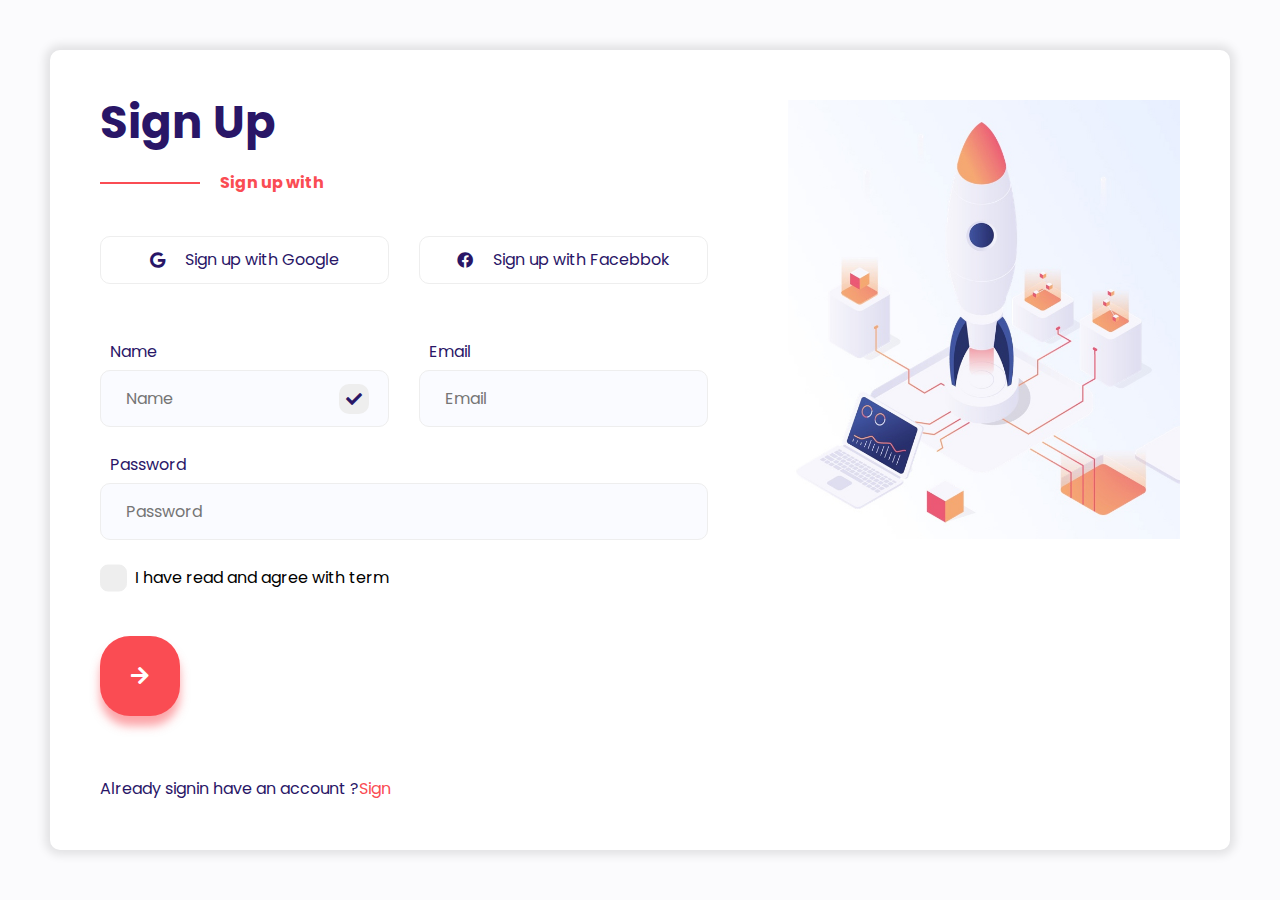
<file: code-form-tong-hop/index.html>
<html lang="en">
  <head>
    <meta charset="UTF-8" />
    <meta http-equiv="X-UA-Compatible" content="IE=edge" />
    <meta name="viewport" content="width=device-width, initial-scale=1.0" />
    <title>Luyện tập Front End Flexbox</title>
    <link rel="preconnect" href="https://fonts.googleapis.com" />
    <link rel="preconnect" href="https://fonts.gstatic.com" crossorigin />
    <link
      href="https://fonts.googleapis.com/css2?family=Poppins:ital@0;1&display=swap"
      rel="stylesheet"
    />
    <link
      rel="stylesheet"
      href="https://cdnjs.cloudflare.com/ajax/libs/font-awesome/5.15.1/css/all.min.css"
    />
    <link rel="stylesheet" href="./cssreset.css" />
    <link rel="stylesheet" href="./style.css" />
  </head>
  <body>
    <div class="signup">
      <div class="signup__content">
        <h1 class="signup__heading">Sign Up</h1>
        <h2 class="signup__caption">Sign up with</h2>
        <div class="signup-social">
          <div class="signup-social__item">
            <i class="fab fa-google signup-social__icon"></i>
            <span class="signup-social__text">Sign up with Google</span>
          </div>
          <div class="signup-social__item">
            <i class="fab fa-facebook signup-social__icon"></i>
            <span class="signup-social__text">Sign up with Facebbok</span>
          </div>
        </div>
        <form action="" class="signup-form">
          <div class="signup-form__row">
            <div class="signup-form__group">
              <label for="name" class="signup-form__label">Name</label>
              <div class="signup-form__validate">
                <input type="text" class="signup-form__input" id="name" required placeholder="Name">
                <div class="signup-form__check">
                  <i class="fa fa-check"></i>
                </div>
              </div>
            </div>
            <div class="signup-form__group">
              <label for="email" class="signup-form__label">Email</label>
              <input type="text" class="signup-form__input" id="email" required placeholder="Email">
            </div>
          </div>
          <div class="signup-form__group">
            <label for="password" class="signup-form__label">Password</label>
            <input type="text" class="signup-form__input" id="password" required placeholder="Password" minlength="10">
          </div>
          <div class="signup-form__term">
            <input type="checkbox" name="" id="term">
            <label for="term">I have read and agree with term</label>
          </div>
          <button class="signup-form__submit" type="submit">
            <i class="fa fa-arrow-right"></i>
          </button>
          <p class="signup__already">Already signin have an account ?<a href="http://">Sign</a></p>
        </form>
      </div>
      <div class="signup__image">
        <img src="./rocket.jpg" alt="">
      </div>
    </div>
  </body>
</html>
</file>
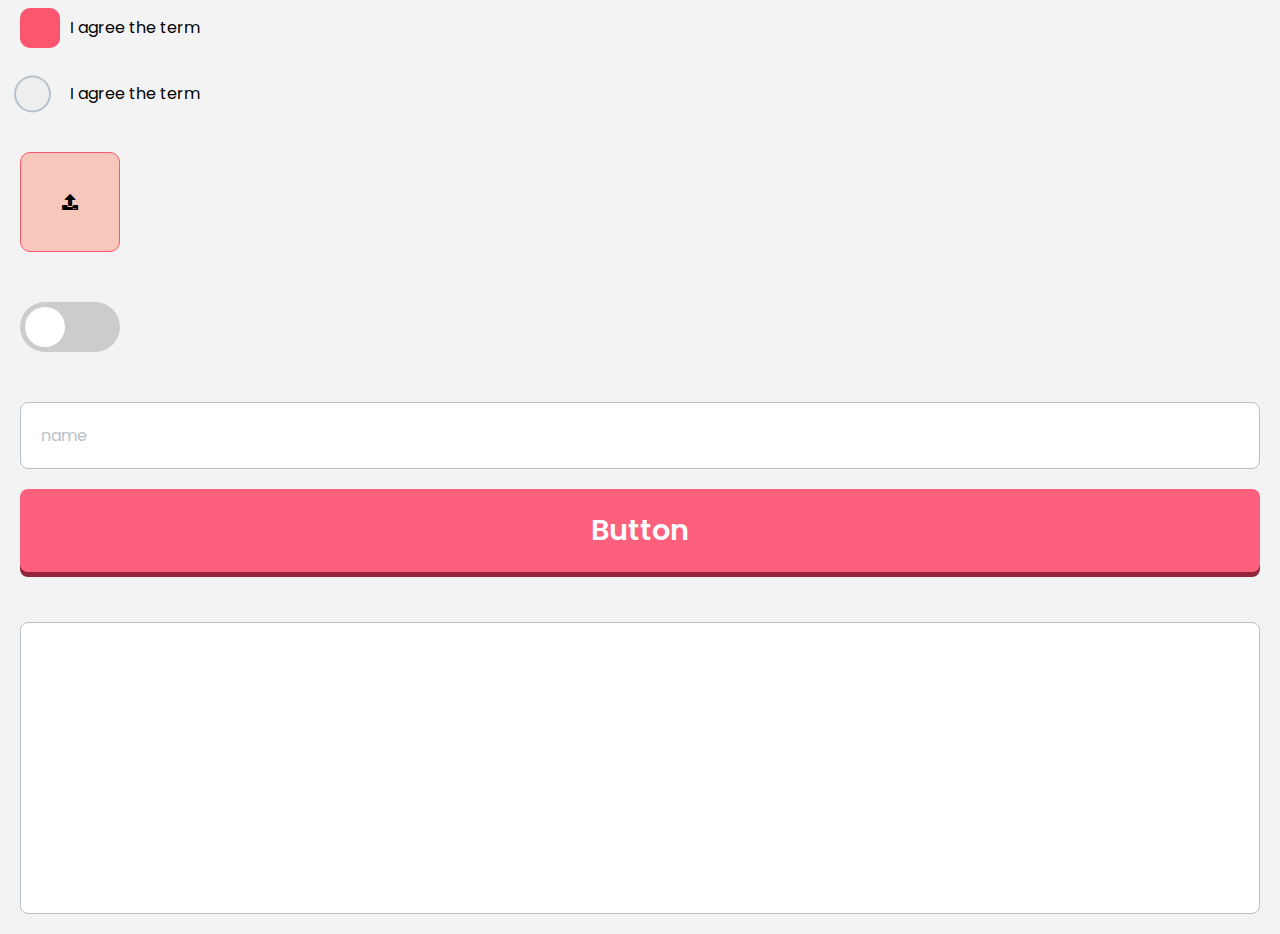
<file: custom-input/index.html>
<html lang="en">
  <head>
    <meta charset="UTF-8" />
    <meta http-equiv="X-UA-Compatible" content="IE=edge" />
    <meta name="viewport" content="width=device-width, initial-scale=1.0" />
    <title>Luyện tập Front End Flexbox</title>
    <link rel="preconnect" href="https://fonts.googleapis.com" />
    <link rel="preconnect" href="https://fonts.gstatic.com" crossorigin />
    <link
      href="https://fonts.googleapis.com/css2?family=Poppins:ital@0;1&display=swap"
      rel="stylesheet"
    />
    <link
      rel="stylesheet"
      href="https://cdnjs.cloudflare.com/ajax/libs/font-awesome/5.15.1/css/all.min.css"
    />
    <link rel="stylesheet" href="./cssreset.css" />
    <link rel="stylesheet" href="./style.css" />
  </head>
  <body>
    <div class="checkbox">
      <input type="checkbox" name="" id="checkbox__input" class="checkbox__input">
      <label for="checkbox__input" class="checkbox__label">I agree the term</label>
    </div>
    <div class="radio">
      <input type="radio" name="" id="radio__input" class="radio__input">
      <label for="radio__input" class="radio__label">I agree the term</label>
    </div>
    <div class="radio-demo"></div>
    <div class="file">
      <input type="file" id="file__input" class="file__input">
      <label for="file__input" class="file__label">
        <i class="fa fa-upload"></i>
      </label>
    </div>
    <div class="checkbox2">
      <input type="checkbox" name="" id="checkbox2__input" class="checkbox2__input">
      <label for="checkbox2__input" class="checkbox2__label">
        <div class="checkbox2__spin"></div>
      </label>
    </div>
    <input type="text" class="input-style" placeholder="name">
    <button class="button-style">Button</button>

    <textarea name="" id="" cols="30" rows="10" class="input-style"></textarea>
  </body>
</html>
</file>
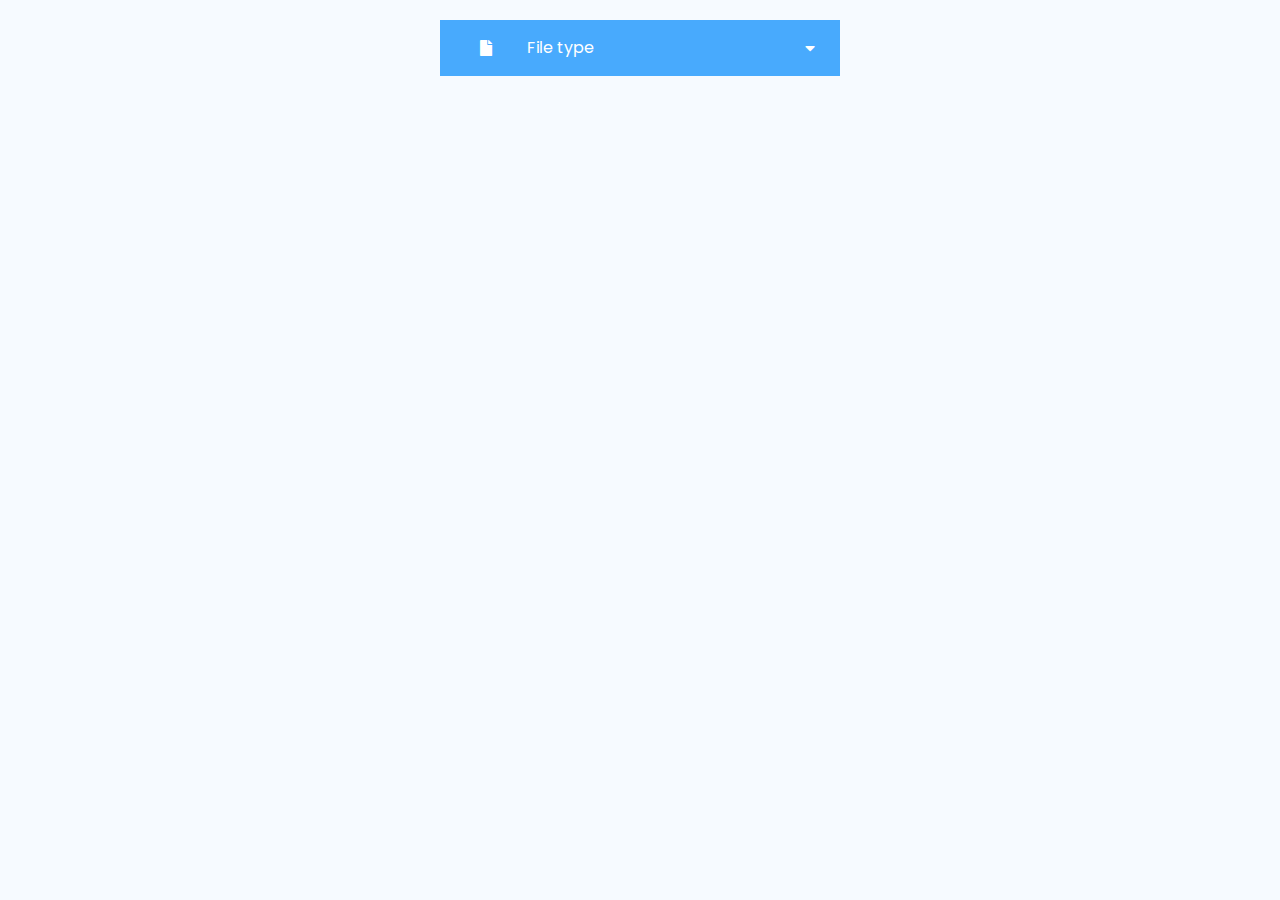
<file: dropdown/index.html>
<html lang="en">
  <head>
    <meta charset="UTF-8" />
    <meta http-equiv="X-UA-Compatible" content="IE=edge" />
    <meta name="viewport" content="width=device-width, initial-scale=1.0" />
    <title>Luyện tập Front EndDropdown</title>
    <link rel="preconnect" href="https://fonts.googleapis.com" />
    <link rel="preconnect" href="https://fonts.gstatic.com" crossorigin />
    <link
      href="https://fonts.googleapis.com/css2?family=Poppins:ital@0;1&display=swap"
      rel="stylesheet"
    />
    <link
      rel="stylesheet"
      href="https://cdnjs.cloudflare.com/ajax/libs/font-awesome/5.15.1/css/all.min.css"
    />
    <link rel="stylesheet" href="./cssreset.css" />
    <link rel="stylesheet" href="./style.css" />
  </head>
  <body>
    <div class="dropdown">
      <div class="dropdown__select">
        <i class="fa fa-file dropdown__icon"></i>
        <span class="dropdown__text">File type</span>
        <i class="fa fa-caret-down dropdown__caret"></i>
      </div>
      <ul class="dropdown__list">
        <li class="dropdown__item">
          <i class="fa fa-file dropdown__icon"></i>
          <span class="dropdown__text">Markup HTML</span>
        </li>
        <li class="dropdown__item">
          <i class="fa fa-file dropdown__icon"></i>
          <span class="dropdown__text">Markup HTML</span>
        </li>
        <li class="dropdown__item">
          <i class="fa fa-file dropdown__icon"></i>
          <span class="dropdown__text">Markup HTML</span>
        </li>
        <li class="dropdown__item">
          <i class="fa fa-file dropdown__icon"></i>
          <span class="dropdown__text">Markup HTML</span>
        </li>
      </ul>
    </div>
  </body>
</html>
</file>
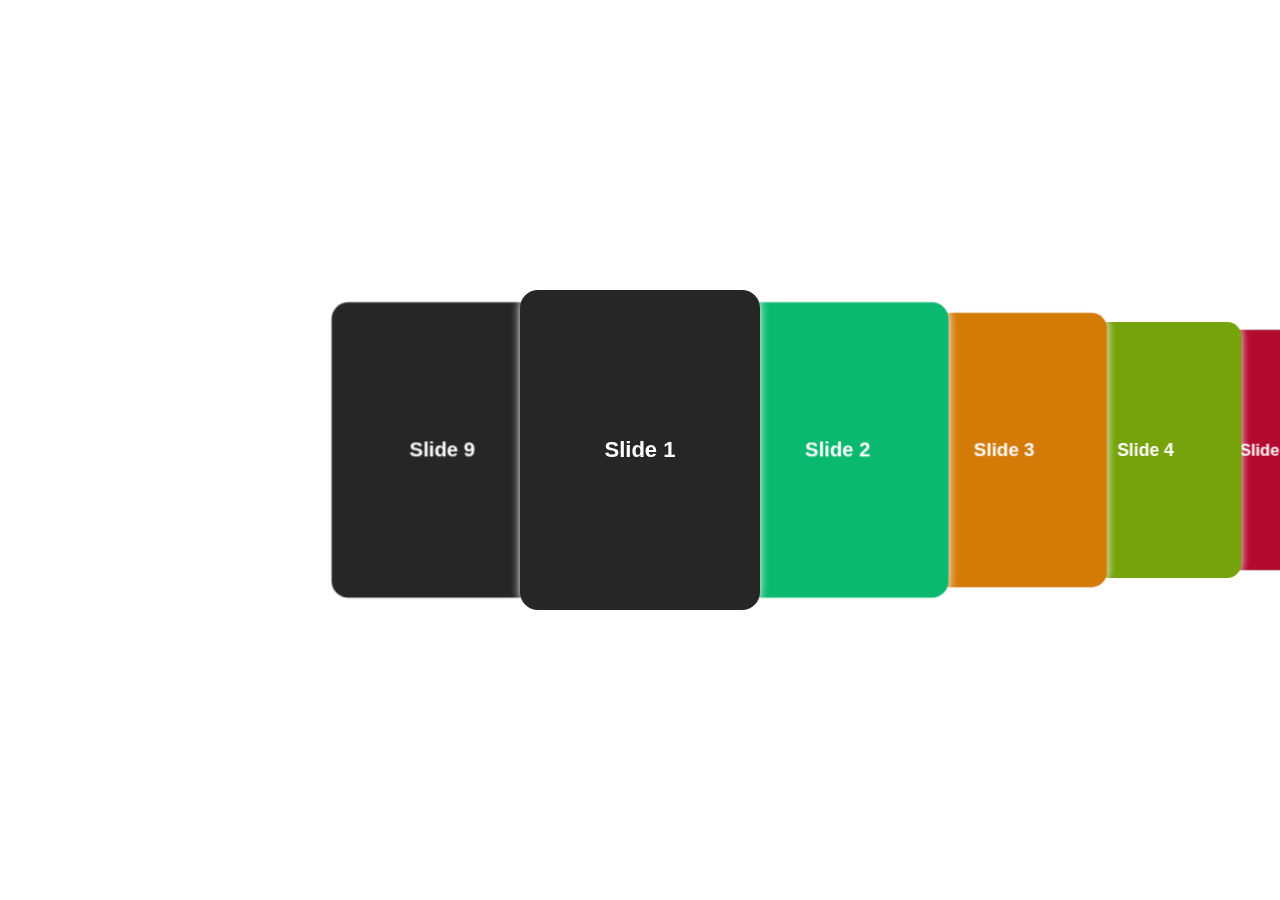
<file: swiper/index.html>
<!DOCTYPE html>
<html lang="en">
<head>
    <meta charset="UTF-8">
    <meta name="viewport" content="width=device-width, initial-scale=1.0">
    <title>Document</title>
    <!-- Link Swiper's CSS -->
    <link rel="stylesheet" href="https://unpkg.com/swiper/swiper-bundle.min.css"/>
    <!-- Swiper JS -->
    <!-- <script src="https://unpkg.com/swiper/swiper-bundle.min.js"></script> -->
    <script src="./swiper-bundle.min.js"></script>
    <link rel="stylesheet" href="./style.css" />
</head>
<body>
     <!-- Swiper -->
    <div class="swiper mySwiper">
        <div class="swiper-wrapper">
            <div class="swiper-slide">Slide 1</div>
            <div class="swiper-slide">Slide 2</div>
            <div class="swiper-slide">Slide 3</div>
            <div class="swiper-slide">Slide 4</div>
            <div class="swiper-slide">Slide 5</div>
            <div class="swiper-slide">Slide 6</div>
            <div class="swiper-slide">Slide 7</div>
            <div class="swiper-slide">Slide 8</div>
            <div class="swiper-slide">Slide 9</div>
        </div>
    </div>
    <script src="./jquery-3.7.1.min.js"></script>
    <script src="./script.js"></script>
    
</body>
</html>
</file>
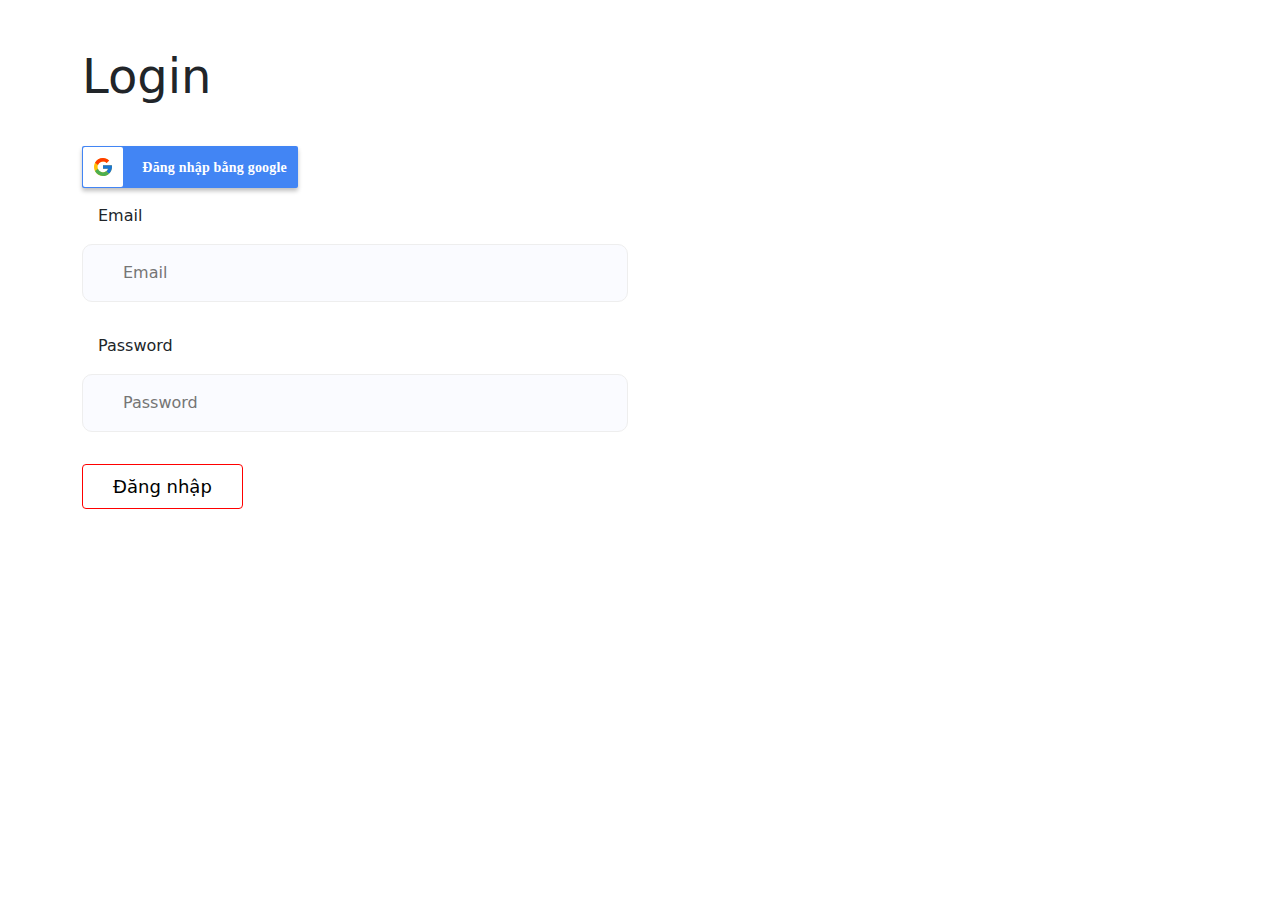
<file: table/index.html>
<!DOCTYPE html>
<html lang="en">
<head>
    <meta charset="UTF-8">
    <meta http-equiv="X-UA-Compatible" content="IE=edge">
    <meta name="viewport" content="width=device-width, initial-scale=1.0">
    <title>Login Google</title>
    <link rel="stylesheet" href="./cssreset.css" />
    <link rel="stylesheet" href="./style.css" />
    <link rel="stylesheet" href="./bootstrap5/bootstrap.min.css"/>
</head>
<body>
    <section class="iedg-login">
        <div class="container"> 
            <h1 class="iedg-title">Login</h1>
            <div class="row"> 
                <div class="col-lg-6">
                    
                        <div class="iedg-login__google-btn">
                            <a href="#">
                                <div class="google-icon-wrapper">
                                    <img class="google-icon" src="./assets/images/login/google.svg"/>
                                </div>
                                <p class="btn-text"><b>Đăng nhập bằng google</b></p>
                            </a>
                        </div>
                    
                    <form action="" class="signup-form">
                        <div class="signup-form__group">
                            <label for="email" class="signup-form__label">Email</label>
                            <input type="text" class="signup-form__input" id="email" required placeholder="Email">
                        </div>
                        <div class="signup-form__group">
                            <label for="password" class="signup-form__label">Password</label>
                            <input type="text" class="signup-form__input" id="password" required placeholder="Password" minlength="10">
                        </div>
                        <button class="signup-form__submit" type="submit">Đăng nhập</button>
                      </form>
                </div>
            </div>
        </div>
    </section>
    <script src="./bootstrap5/bootstrap.min.js"></script>
</body>
</html>
</file>
<file: code-form-tong-hop/style.css>
html {
  font-size: 62.5%;
}

* {
  box-sizing: border-box;
}

body {
  font-size: 1.6rem;
  font-family: "Poppins", sans-serif;
  font-weight: normal;
  background-color: #f3f3f3;
  padding: 2rem;
}

input, textarea, button, select {
  font-size: 1.6rem;
  font-family: "Poppins", sans-serif;
  font-weight: normal;
  outline: none;
}

a {
  text-decoration: none;
}

img {
  max-width: 100%;
  display: block;
}

body {
  background-color: #fbfbfd;
  padding: 5rem;
  min-height: 100vh;
}

.signup {
  width: 100%;
  height: 100%;
  background-color: white;
  border-radius: 10px;
  box-shadow: 0 0 10px 5px rgba(0, 0, 0, 0.1);
  padding: 5rem;
  display: flex;
  justify-content: space-between;
}
.signup__content, .signup__image {
  width: calc(50% - 4rem);
}
.signup__heading {
  font-weight: bold;
  font-size: 4.5rem;
  margin-bottom: 3rem;
  color: #291667;
}
.signup__caption {
  color: #fa4c53;
  font-weight: bold;
  margin-bottom: 4.5rem;
  position: relative;
  padding-left: 12rem;
}
.signup__caption:before {
  content: "";
  width: 10rem;
  height: 2px;
  background-color: #fa4c53;
  position: absolute;
  top: 50%;
  left: 0;
  margin-top: -1px;
}
.signup-social {
  display: flex;
  align-items: stretch;
  justify-content: space-between;
  flex-direction: row;
  flex-wrap: nowrap;
  margin-bottom: 6rem;
}
.signup-social__item {
  padding: 1.5rem 2.5rem;
  border-radius: 10px;
  border: 1px solid #eee;
  cursor: pointer;
  display: flex;
  align-items: center;
  justify-content: center;
  flex-direction: row;
  flex-wrap: nowrap;
  color: #291667;
  width: calc(50% - 1.5rem);
}
.signup-social__icon {
  margin-right: 2rem;
}
.signup-form__label {
  color: #291667;
  display: inline-block;
  margin-bottom: 1rem;
  transform: translateX(1rem);
  cursor: pointer;
}
.signup-form__input {
  padding: 1.5rem 2.5rem;
  border: 1px solid #eee;
  background-color: #fafbff;
  border-radius: 10px;
  display: block;
  width: 100%;
  transition: all 0.2s linear;
}
.signup-form__input:focus {
  background-color: white;
  border-color: #fa4c53;
}
.signup-form__input:focus + .signup-form__check {
  background-color: #fa4c53;
  color: white;
}
.signup-form__row {
  margin-bottom: 3rem;
  display: flex;
  align-items: stretch;
  justify-content: space-between;
  flex-direction: row;
  flex-wrap: nowrap;
}
.signup-form__row .signup-form__group {
  width: calc(50% - 1.5rem);
}
.signup-form__term input {
  display: none;
}
.signup-form__term input:checked + label:before {
  border-color: #fa4c53;
  background-color: #fa4c53;
}
.signup-form__term label {
  position: relative;
  cursor: pointer;
  display: inline-block;
  margin-top: 3rem;
  padding-left: 3.5rem;
  margin-bottom: 5rem;
}
.signup-form__term label:before {
  content: "";
  width: 2.5rem;
  height: 2.5rem;
  background-color: #eee;
  position: absolute;
  top: 50%;
  left: 0;
  transform: translateY(-50%);
  border-radius: 8px;
  border: 1px solid #eee;
  transition: all 0.25s linear;
}
.signup-form__submit {
  width: 8rem;
  height: 8rem;
  color: white;
  border: 0;
  border-radius: 3rem;
  background-color: #fa4c53;
  display: flex;
  align-items: center;
  justify-content: center;
  font-size: 2rem;
  cursor: pointer;
  margin-bottom: 65px;
  box-shadow: 0 10px 10px 0 rgba(250, 76, 83, 0.5);
}
.signup-form__validate {
  position: relative;
}
.signup-form__validate .signup-form__input {
  padding-right: 6rem;
}
.signup-form__check {
  width: 3rem;
  height: 3rem;
  border-radius: 10px;
  background-color: #eee;
  color: #291667;
  display: flex;
  align-items: center;
  justify-content: center;
  position: absolute;
  right: 2rem;
  top: 50%;
  transform: translateY(-50%);
  transition: all 0.2s linear;
}
.signup__already {
  color: #291667;
}
.signup__already a {
  color: #fa4c53;
}

@media screen and (max-width: 1439px) {
  .signup__content {
    width: calc(60% - 4rem);
  }
  .signup__image {
    width: calc(40% - 4rem);
  }
}
@media screen and (max-width: 1279px) {
  .signup__content {
    width: 100%;
  }
  .signup__image {
    display: none;
  }
}
@media screen and (max-width: 1279px) {
  body {
    padding: 2rem;
  }

  .signup {
    padding: 2rem;
  }
  .signup-social {
    flex-direction: column;
  }
  .signup-social__item {
    width: 100%;
    margin-bottom: 1rem;
  }
  .signup-form__row {
    flex-direction: column;
    margin-bottom: 0;
  }
  .signup-form__row .signup-form__group {
    width: 100%;
  }
  .signup-form__group {
    width: 100%;
    margin-bottom: 2rem;
  }
}

/*# sourceMappingURL=style.css.map */
</file>
<file: custom-input/style.css>
html {
  font-size: 62.5%;
}

* {
  box-sizing: border-box;
}

body {
  font-size: 1.6rem;
  font-family: "Poppins", sans-serif;
  font-weight: normal;
  background-color: #f3f3f3;
  padding: 2rem;
}

input, textarea, button, select {
  font-size: 1.6rem;
  font-family: "Poppins", sans-serif;
  font-weight: normal;
}

a {
  text-decoration: none;
}

img {
  max-width: 100%;
  display: block;
}

.checkbox__input {
  display: none;
}
.checkbox__input:checked + .checkbox__label:after {
  opacity: 1;
  visibility: visible;
}
.checkbox__label {
  position: relative;
  padding-left: 5rem;
  cursor: pointer;
}
.checkbox__label:before {
  content: "";
  width: 4rem;
  height: 4rem;
  background-color: #FC556F;
  position: absolute;
  top: 50%;
  left: 0;
  transform: translateY(-50%);
  border-radius: 1rem;
}
.checkbox__label:after {
  content: "";
  position: absolute;
  top: 0;
  left: 1rem;
  width: 2rem;
  height: 1rem;
  transform: rotate(-45deg);
  border-left: 3px solid white;
  border-bottom: 3px solid white;
  opacity: 0;
  visibility: hidden;
  transition: 0.2s linear;
}

.radio {
  margin-top: 5rem;
}
.radio__input {
  display: none;
}
.radio__input:checked + .radio__label:before {
  background-color: #FC556F;
  box-shadow: 0 0 0 4px #fff, 0 0 0 6px #FC556F;
}
.radio__label {
  position: relative;
  padding-left: 5rem;
  cursor: pointer;
}
.radio__label:before {
  content: "";
  width: 2.5rem;
  height: 2.5rem;
  border-radius: 3rem;
  background-color: #eee;
  box-shadow: 0 0 0 4px #eee, 0 0 0 6px #b7c1cb;
  position: absolute;
  top: 50%;
  left: 0;
  transform: translateY(-50%);
  transition: 0.25s linear;
}

.file {
  margin-top: 5rem;
  width: 10rem;
  height: 10rem;
  border-radius: 1rem;
  border: 1px solid #FC556F;
  background-color: rgba(253, 156, 132, 0.5);
  position: relative;
}
.file__input {
  display: none;
}
.file__label {
  display: flex;
  align-items: center;
  justify-content: center;
  flex-direction: row;
  flex-wrap: nowrap;
  position: absolute;
  top: 0;
  left: 0;
  right: 0;
  bottom: 0;
  cursor: pointer;
  z-index: 2;
}

.checkbox2 {
  margin-top: 5rem;
}
.checkbox2__input {
  display: none;
}
.checkbox2__input:checked + .checkbox2__label {
  background-color: #7f6cfa;
}
.checkbox2__input:checked + .checkbox2__label .checkbox2__spin {
  transform: translateX(5rem);
}
.checkbox2__label {
  display: inline-block;
  width: 10rem;
  height: 5rem;
  background-color: #ccc;
  border-radius: 5rem;
  cursor: pointer;
  padding: 5px;
  transition: 0.25s linear;
}
.checkbox2__spin {
  width: 4rem;
  height: 4rem;
  background-color: white;
  border-radius: 4rem;
  transition: 0.25s linear;
}

.input-style {
  margin-top: 5rem;
  padding: 2rem;
  border-radius: 8px;
  border: 1px solid #b7c1cb;
  width: 100%;
  color: #0e1e35;
  font-size: 1.6rem;
  outline: none;
  transition: all 0.2s linear;
  resize: none;
}
.input-style::-webkit-input-placeholder {
  color: #b7c1cb;
}
.input-style:focus {
  box-shadow: 0 0 0 4px #ffe1de;
  border-color: #ff695a;
}

.button-style {
  width: 100%;
  padding: 2rem;
  border-radius: 8px;
  border: 0;
  outline: none;
  color: white;
  font-weight: 600;
  font-size: 1.8em;
  margin-top: 2rem;
  cursor: pointer;
  background-color: #fd607d;
  transition: all 0.2s linear;
  box-shadow: 0 5px 0 0 #93263a;
}
.button-style:hover {
  background-color: #ffe1de;
  color: #fd607d;
}
.button-style:active {
  transform: translateY(3px);
  box-shadow: 0 2px 0 0 #93263a;
}

/*# sourceMappingURL=style.css.map */
</file>
<file: dropdown/style.css>
html {
  font-size: 62.5%;
}

* {
  box-sizing: border-box;
}

body {
  font-size: 1.6rem;
  font-family: "Poppins", sans-serif;
  font-weight: normal;
  background-color: #f6faff;
}

a {
  text-decoration: none;
}

img {
  max-width: 100%;
  display: block;
}

.dropdown {
  width: 40rem;
  margin: 2rem auto 0;
  position: relative;
}
.dropdown__select {
  padding: 2rem 2.5rem 2rem 4rem;
  background-color: #48aafd;
  color: white;
  display: flex;
  align-items: center;
  cursor: pointer;
}
.dropdown__text {
  margin-left: 3.5rem;
}
.dropdown__caret {
  margin-left: auto;
}
.dropdown__item {
  padding: 2rem 2.5rem 2rem 4rem;
  display: flex;
  align-items: center;
  color: #bec5d5;
  transition: all 0.2s linear;
  cursor: pointer;
  border-left: 3px solid transparent;
}
.dropdown__item:not(:last-child) {
  border-bottom: 1px solid #eee;
}
.dropdown__item:hover {
  color: #74809d;
  border-left-color: #48aafd;
}
.dropdown__list {
  position: absolute;
  left: 0;
  top: 100%;
  width: 100%;
  margin-top: 3rem;
  border-radius: 4px;
  box-shadow: 0 0 10px 0 rgba(0, 0, 0, 0.1);
  background-color: white;
  opacity: 0;
  visibility: hidden;
  transition: all 0.2s linear;
}
.dropdown__list::before {
  content: "";
  width: 2rem;
  height: 2rem;
  background-color: white;
  border-radius: 4px;
  position: absolute;
  top: 0;
  right: 2rem;
  transform: translateY(-50%) rotate(45deg);
  z-index: -1;
}
.dropdown__list::after {
  content: "";
  position: absolute;
  height: 3rem;
  width: 100%;
  top: 0;
  left: 0;
  background-color: transparent;
  transform: translateY(-100%);
}
.dropdown:hover .dropdown__list {
  opacity: 1;
  visibility: visible;
}

/*# sourceMappingURL=style.css.map */
</file>
<file: swiper/style.css>
html,
body {
  position: relative;
  height: 100%;
}

body {
  background: #eee;
  font-family: Helvetica Neue, Helvetica, Arial, sans-serif;
  font-size: 14px;
  color: #000;
  margin: 0;
  padding: 0;
}

body {
  background: #fff;
  font-family: Helvetica Neue, Helvetica, Arial, sans-serif;
  font-size: 14px;
  color: #000;
  margin: 0;
  padding: 0;
}

html,
body {
  position: relative;
  height: 100%;
}

body {
  display: flex;
  justify-content: center;
  align-items: center;
}

.mySwiper {
  width: 240px;
  height: 320px;
}
.mySwiper .swiper-slide {
  display: flex;
  align-items: center;
  justify-content: center;
  border-radius: 18px;
  font-size: 22px;
  font-weight: bold;
  color: #fff;
}
.mySwiper .swiper-slide:nth-child(1n) {
  background-color: #262626;
  box-shadow: 0 0 10px white;
}
.mySwiper .swiper-slide:nth-child(2n) {
  background-color: #262626;
}
.mySwiper .swiper-slide:nth-child(3n) {
  background-color: rgb(10, 184, 111);
}
.mySwiper .swiper-slide:nth-child(4n) {
  background-color: rgb(211, 122, 7);
}
.mySwiper .swiper-slide:nth-child(5n) {
  background-color: rgb(118, 163, 12);
}
.mySwiper .swiper-slide:nth-child(6n) {
  background-color: rgb(180, 10, 47);
}
.mySwiper .swiper-slide:nth-child(7n) {
  background-color: rgb(35, 99, 19);
}
.mySwiper .swiper-slide:nth-child(8n) {
  background-color: rgb(0, 68, 255);
}
.mySwiper .swiper-slide:nth-child(9n) {
  background-color: rgb(218, 12, 218);
}
.mySwiper .swiper-slide:nth-child(10n) {
  background-color: rgb(54, 94, 77);
}

/*# sourceMappingURL=style.css.map */
</file>
<file: table/style.css>
* {
  box-sizing: border-box;
}

a {
  text-decoration: none;
}

img {
  max-width: 100%;
  display: block;
}

.iedg-login {
  padding-top: 1rem;
  padding-bottom: 1rem;
}
@media screen and (min-width: 768px) {
  .iedg-login {
    padding-top: 3rem;
    padding-bottom: 3rem;
  }
}
.iedg-login strong {
  color: #000;
}
.iedg-login .iedg-title {
  font-size: 48px;
  margin-bottom: 2.5rem;
}
@media screen and (max-width: 768px) {
  .iedg-login .iedg-title {
    font-size: 40px;
  }
}
.iedg-login__google-btn {
  width: 216px;
  height: 42px;
  background-color: #4285f4;
  border-radius: 2px;
  box-shadow: 0 3px 4px 0 rgba(0, 0, 0, 0.25);
  margin-bottom: 1rem;
}
.iedg-login__google-btn .google-icon-wrapper {
  position: absolute;
  margin-top: 1px;
  margin-left: 1px;
  width: 40px;
  height: 40px;
  border-radius: 2px;
  background-color: white;
}
.iedg-login__google-btn .google-icon {
  position: absolute;
  margin-top: 11px;
  margin-left: 11px;
  width: 18px;
  height: 18px;
}
.iedg-login__google-btn .btn-text {
  float: right;
  margin: 11px 11px 0 0;
  color: white;
  font-size: 14px;
  letter-spacing: 0.2px;
  font-family: "Roboto";
}
.iedg-login__google-btn:hover {
  box-shadow: 0 0 6px #4285f4;
}
.iedg-login__google-btn:active {
  background: #1669F2;
}

.signup {
  width: 100%;
  height: 100%;
  background-color: white;
  border-radius: 10px;
  box-shadow: 0 0 10px 5px rgba(0, 0, 0, 0.1);
  padding: 5rem;
  display: flex;
  justify-content: space-between;
}
.signup-form__group {
  width: 100%;
  margin-bottom: 2rem;
}
.signup-form__label {
  display: inline-block;
  margin-bottom: 1rem;
  transform: translateX(1rem);
  cursor: pointer;
}
.signup-form__input {
  padding: 1rem 2.5rem;
  border: 1px solid #eee;
  background-color: #fafbff;
  border-radius: 10px;
  display: block;
  width: 100%;
  transition: all 0.2s linear;
}
.signup-form__input:focus {
  background-color: white;
  border-color: #FC556F;
}
.signup-form__input:focus + .signup-form__check {
  background-color: #FC556F;
  color: white;
}
.signup-form__submit {
  color: black;
  border-radius: 4px;
  background-color: transparent;
  border: 1px solid red;
  font-size: 18px;
  cursor: pointer;
  margin-bottom: 65px;
  padding: 8px 30px;
}
.signup-form__submit:hover {
  color: white;
  background-color: red;
}

/*# sourceMappingURL=style.css.map */
</file>
<file: code-form-tong-hop/cssreset.css>
/* http://meyerweb.com/eric/tools/css/reset/ 
   v2.0 | 20110126
   License: none (public domain)
*/

html, body, div, span, applet, object, iframe,
h1, h2, h3, h4, h5, h6, p, blockquote, pre,
a, abbr, acronym, address, big, cite, code,
del, dfn, em, img, ins, kbd, q, s, samp,
small, strike, strong, sub, sup, tt, var,
b, u, i, center,
dl, dt, dd, ol, ul, li,
fieldset, form, label, legend,
table, caption, tbody, tfoot, thead, tr, th, td,
article, aside, canvas, details, embed, 
figure, figcaption, footer, header, hgroup, 
menu, nav, output, ruby, section, summary,
time, mark, audio, video {
	margin: 0;
	padding: 0;
	border: 0;
	font-size: 100%;
	font: inherit;
	vertical-align: baseline;
}
/* HTML5 display-role reset for older browsers */
article, aside, details, figcaption, figure, 
footer, header, hgroup, menu, nav, section {
	display: block;
}
body {
	line-height: 1;
}
ol, ul {
	list-style: none;
}
blockquote, q {
	quotes: none;
}
blockquote:before, blockquote:after,
q:before, q:after {
	content: '';
	content: none;
}
table {
	border-collapse: collapse;
	border-spacing: 0;
}
</file>
<file: custom-input/cssreset.css>
/* http://meyerweb.com/eric/tools/css/reset/ 
   v2.0 | 20110126
   License: none (public domain)
*/

html, body, div, span, applet, object, iframe,
h1, h2, h3, h4, h5, h6, p, blockquote, pre,
a, abbr, acronym, address, big, cite, code,
del, dfn, em, img, ins, kbd, q, s, samp,
small, strike, strong, sub, sup, tt, var,
b, u, i, center,
dl, dt, dd, ol, ul, li,
fieldset, form, label, legend,
table, caption, tbody, tfoot, thead, tr, th, td,
article, aside, canvas, details, embed, 
figure, figcaption, footer, header, hgroup, 
menu, nav, output, ruby, section, summary,
time, mark, audio, video {
	margin: 0;
	padding: 0;
	border: 0;
	font-size: 100%;
	font: inherit;
	vertical-align: baseline;
}
/* HTML5 display-role reset for older browsers */
article, aside, details, figcaption, figure, 
footer, header, hgroup, menu, nav, section {
	display: block;
}
body {
	line-height: 1;
}
ol, ul {
	list-style: none;
}
blockquote, q {
	quotes: none;
}
blockquote:before, blockquote:after,
q:before, q:after {
	content: '';
	content: none;
}
table {
	border-collapse: collapse;
	border-spacing: 0;
}
</file>
<file: dropdown/cssreset.css>
/* http://meyerweb.com/eric/tools/css/reset/ 
   v2.0 | 20110126
   License: none (public domain)
*/

html, body, div, span, applet, object, iframe,
h1, h2, h3, h4, h5, h6, p, blockquote, pre,
a, abbr, acronym, address, big, cite, code,
del, dfn, em, img, ins, kbd, q, s, samp,
small, strike, strong, sub, sup, tt, var,
b, u, i, center,
dl, dt, dd, ol, ul, li,
fieldset, form, label, legend,
table, caption, tbody, tfoot, thead, tr, th, td,
article, aside, canvas, details, embed, 
figure, figcaption, footer, header, hgroup, 
menu, nav, output, ruby, section, summary,
time, mark, audio, video {
	margin: 0;
	padding: 0;
	border: 0;
	font-size: 100%;
	font: inherit;
	vertical-align: baseline;
}
/* HTML5 display-role reset for older browsers */
article, aside, details, figcaption, figure, 
footer, header, hgroup, menu, nav, section {
	display: block;
}
body {
	line-height: 1;
}
ol, ul {
	list-style: none;
}
blockquote, q {
	quotes: none;
}
blockquote:before, blockquote:after,
q:before, q:after {
	content: '';
	content: none;
}
table {
	border-collapse: collapse;
	border-spacing: 0;
}
</file>
<file: table/cssreset.css>
/* http://meyerweb.com/eric/tools/css/reset/ 
   v2.0 | 20110126
   License: none (public domain)
*/

html, body, div, span, applet, object, iframe,
h1, h2, h3, h4, h5, h6, p, blockquote, pre,
a, abbr, acronym, address, big, cite, code,
del, dfn, em, img, ins, kbd, q, s, samp,
small, strike, strong, sub, sup, tt, var,
b, u, i, center,
dl, dt, dd, ol, ul, li,
fieldset, form, label, legend,
table, caption, tbody, tfoot, thead, tr, th, td,
article, aside, canvas, details, embed, 
figure, figcaption, footer, header, hgroup, 
menu, nav, output, ruby, section, summary,
time, mark, audio, video {
	margin: 0;
	padding: 0;
	border: 0;
	font-size: 100%;
	font: inherit;
	vertical-align: baseline;
}
/* HTML5 display-role reset for older browsers */
article, aside, details, figcaption, figure, 
footer, header, hgroup, menu, nav, section {
	display: block;
}
body {
	line-height: 1;
}
ol, ul {
	list-style: none;
}
blockquote, q {
	quotes: none;
}
blockquote:before, blockquote:after,
q:before, q:after {
	content: '';
	content: none;
}
table {
	border-collapse: collapse;
	border-spacing: 0;
}
</file>
